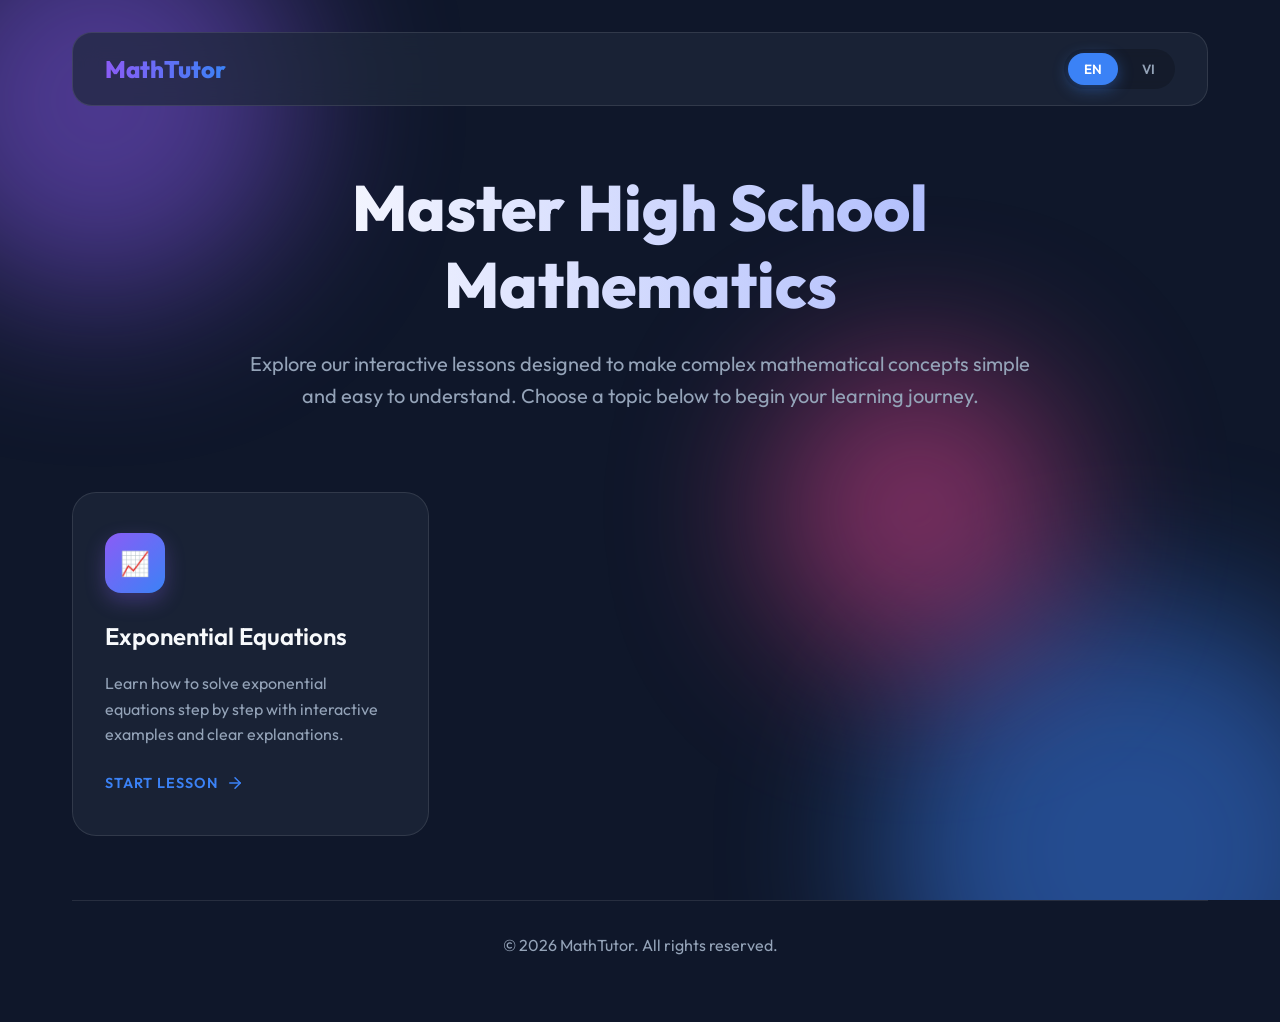
<file: index.html>
<!DOCTYPE html>
<html lang="en">
<head>
    <meta charset="UTF-8">
    <meta name="viewport" content="width=device-width, initial-scale=1.0">
    <title>High School Mathematics Lessons</title>
    <meta name="description" content="Interactive high school mathematics lessons to help you master complex topics with ease.">
    
    <!-- Modern Fonts -->
    <link rel="preconnect" href="https://fonts.googleapis.com">
    <link rel="preconnect" href="https://fonts.gstatic.com" crossorigin>
    <link href="https://fonts.googleapis.com/css2?family=Outfit:wght@300;400;600;800&display=swap" rel="stylesheet">
    
    <link rel="stylesheet" href="styles.css">
</head>
<body>
    <!-- Animated background -->
    <div class="background-shapes">
        <div class="shape shape-1"></div>
        <div class="shape shape-2"></div>
        <div class="shape shape-3"></div>
    </div>
    
    <div class="container">
        <header>
            <div class="logo" id="logo-text">MathTutor</div>
            <div class="lang-switch">
                <button class="lang-btn active" data-lang="en">EN</button>
                <button class="lang-btn" data-lang="vi">VI</button>
            </div>
        </header>

        <main>
            <section class="hero">
                <h1 id="hero-title">Master High School Mathematics</h1>
                <p id="hero-desc">Explore our interactive lessons designed to make complex mathematical concepts simple and easy to understand. Choose a topic below to begin your learning journey.</p>
            </section>

            <section class="lessons-grid" id="lessons-grid">
                <!-- Lessons will be dynamically injected here by JS -->
            </section>
        </main>
        
        <footer>
            <p id="footer-text">&copy; 2026 MathTutor. All rights reserved.</p>
        </footer>
    </div>
    <script src="main.js"></script>
</body>
</html>
</file>
<file: styles.css>
:root {
    --bg-color: #0f172a;
    --text-primary: #f8fafc;
    --text-secondary: #94a3b8;
    --accent-1: #8b5cf6;
    --accent-2: #3b82f6;
    --glass-bg: rgba(30, 41, 59, 0.7);
    --glass-border: rgba(255, 255, 255, 0.1);
    --card-hover: rgba(255, 255, 255, 0.05);
}

* {
    box-sizing: border-box;
    margin: 0;
    padding: 0;
}

body {
    font-family: 'Outfit', sans-serif;
    background-color: var(--bg-color);
    color: var(--text-primary);
    min-height: 100vh;
    overflow-x: hidden;
    position: relative;
    line-height: 1.6;
}

/* Background animated shapes */
.background-shapes {
    position: fixed;
    top: 0;
    left: 0;
    width: 100%;
    height: 100%;
    z-index: -1;
    overflow: hidden;
}

.shape {
    position: absolute;
    filter: blur(80px);
    border-radius: 50%;
    opacity: 0.5;
    animation: float 20s infinite ease-in-out alternate;
}

.shape-1 {
    width: 400px;
    height: 400px;
    background: var(--accent-1);
    top: -100px;
    left: -100px;
    animation-delay: 0s;
}

.shape-2 {
    width: 500px;
    height: 500px;
    background: var(--accent-2);
    bottom: -200px;
    right: -100px;
    animation-delay: -5s;
}

.shape-3 {
    width: 300px;
    height: 300px;
    background: #ec4899;
    top: 40%;
    left: 60%;
    animation-delay: -10s;
}

@keyframes float {
    0% { transform: translate(0, 0) scale(1); }
    100% { transform: translate(50px, 50px) scale(1.1); }
}

.container {
    max-width: 1200px;
    margin: 0 auto;
    padding: 2rem;
    display: flex;
    flex-direction: column;
    min-height: 100vh;
}

header {
    display: flex;
    justify-content: space-between;
    align-items: center;
    padding: 1rem 2rem;
    background: var(--glass-bg);
    backdrop-filter: blur(12px);
    -webkit-backdrop-filter: blur(12px);
    border: 1px solid var(--glass-border);
    border-radius: 20px;
    margin-bottom: 4rem;
}

.logo {
    font-size: 1.5rem;
    font-weight: 800;
    background: linear-gradient(to right, var(--accent-1), var(--accent-2));
    -webkit-background-clip: text;
    -webkit-text-fill-color: transparent;
}

.lang-switch {
    display: flex;
    gap: 0.5rem;
    background: rgba(0,0,0,0.2);
    padding: 0.25rem;
    border-radius: 30px;
}

.lang-btn {
    background: transparent;
    border: none;
    color: var(--text-secondary);
    padding: 0.5rem 1rem;
    border-radius: 20px;
    cursor: pointer;
    font-family: inherit;
    font-weight: 600;
    transition: all 0.3s ease;
}

.lang-btn:hover {
    color: var(--text-primary);
}

.lang-btn.active {
    background: var(--accent-2);
    color: white;
    box-shadow: 0 4px 15px rgba(59, 130, 246, 0.4);
}

main {
    flex: 1;
}

.hero {
    text-align: center;
    margin-bottom: 5rem;
    max-width: 800px;
    margin-left: auto;
    margin-right: auto;
}

.hero h1 {
    font-size: 4rem;
    font-weight: 800;
    margin-bottom: 1.5rem;
    line-height: 1.2;
    background: linear-gradient(to right, #ffffff, #a5b4fc);
    -webkit-background-clip: text;
    -webkit-text-fill-color: transparent;
}

.hero p {
    font-size: 1.25rem;
    color: var(--text-secondary);
}

.lessons-grid {
    display: grid;
    grid-template-columns: repeat(auto-fill, minmax(320px, 1fr));
    gap: 2rem;
    margin-bottom: 4rem;
}

.lesson-card {
    background: var(--glass-bg);
    backdrop-filter: blur(12px);
    -webkit-backdrop-filter: blur(12px);
    border: 1px solid var(--glass-border);
    border-radius: 24px;
    padding: 2.5rem 2rem;
    text-decoration: none;
    color: inherit;
    transition: all 0.4s cubic-bezier(0.175, 0.885, 0.32, 1.275);
    display: flex;
    flex-direction: column;
    position: relative;
    overflow: hidden;
}

.lesson-card::before {
    content: '';
    position: absolute;
    top: 0;
    left: 0;
    width: 100%;
    height: 100%;
    background: linear-gradient(135deg, rgba(255,255,255,0.1), rgba(255,255,255,0));
    opacity: 0;
    transition: opacity 0.3s ease;
}

.lesson-card:hover {
    transform: translateY(-10px);
    border-color: rgba(255, 255, 255, 0.3);
    box-shadow: 0 20px 40px rgba(0, 0, 0, 0.4), 0 0 20px rgba(139, 92, 246, 0.2);
}

.lesson-card:hover::before {
    opacity: 1;
}

.lesson-icon {
    width: 60px;
    height: 60px;
    background: linear-gradient(135deg, var(--accent-1), var(--accent-2));
    border-radius: 16px;
    display: flex;
    align-items: center;
    justify-content: center;
    margin-bottom: 1.5rem;
    font-size: 1.5rem;
    box-shadow: 0 8px 20px rgba(139, 92, 246, 0.3);
}

.lesson-title {
    font-size: 1.5rem;
    font-weight: 600;
    margin-bottom: 1rem;
}

.lesson-desc {
    color: var(--text-secondary);
    font-size: 1rem;
    flex-grow: 1;
    margin-bottom: 1.5rem;
}

.lesson-action {
    display: flex;
    align-items: center;
    gap: 0.5rem;
    color: var(--accent-2);
    font-weight: 600;
    font-size: 0.9rem;
    text-transform: uppercase;
    letter-spacing: 1px;
}

.lesson-action svg {
    width: 18px;
    height: 18px;
    transition: transform 0.3s ease;
}

.lesson-card:hover .lesson-action svg {
    transform: translateX(5px);
}

footer {
    text-align: center;
    padding: 2rem 0;
    color: var(--text-secondary);
    border-top: 1px solid var(--glass-border);
    margin-top: auto;
}

@media (max-width: 768px) {
    .hero h1 {
        font-size: 2.5rem;
    }
    header {
        flex-direction: column;
        gap: 1rem;
        border-radius: 16px;
    }
    .container {
        padding: 1rem;
    }
}
</file>
